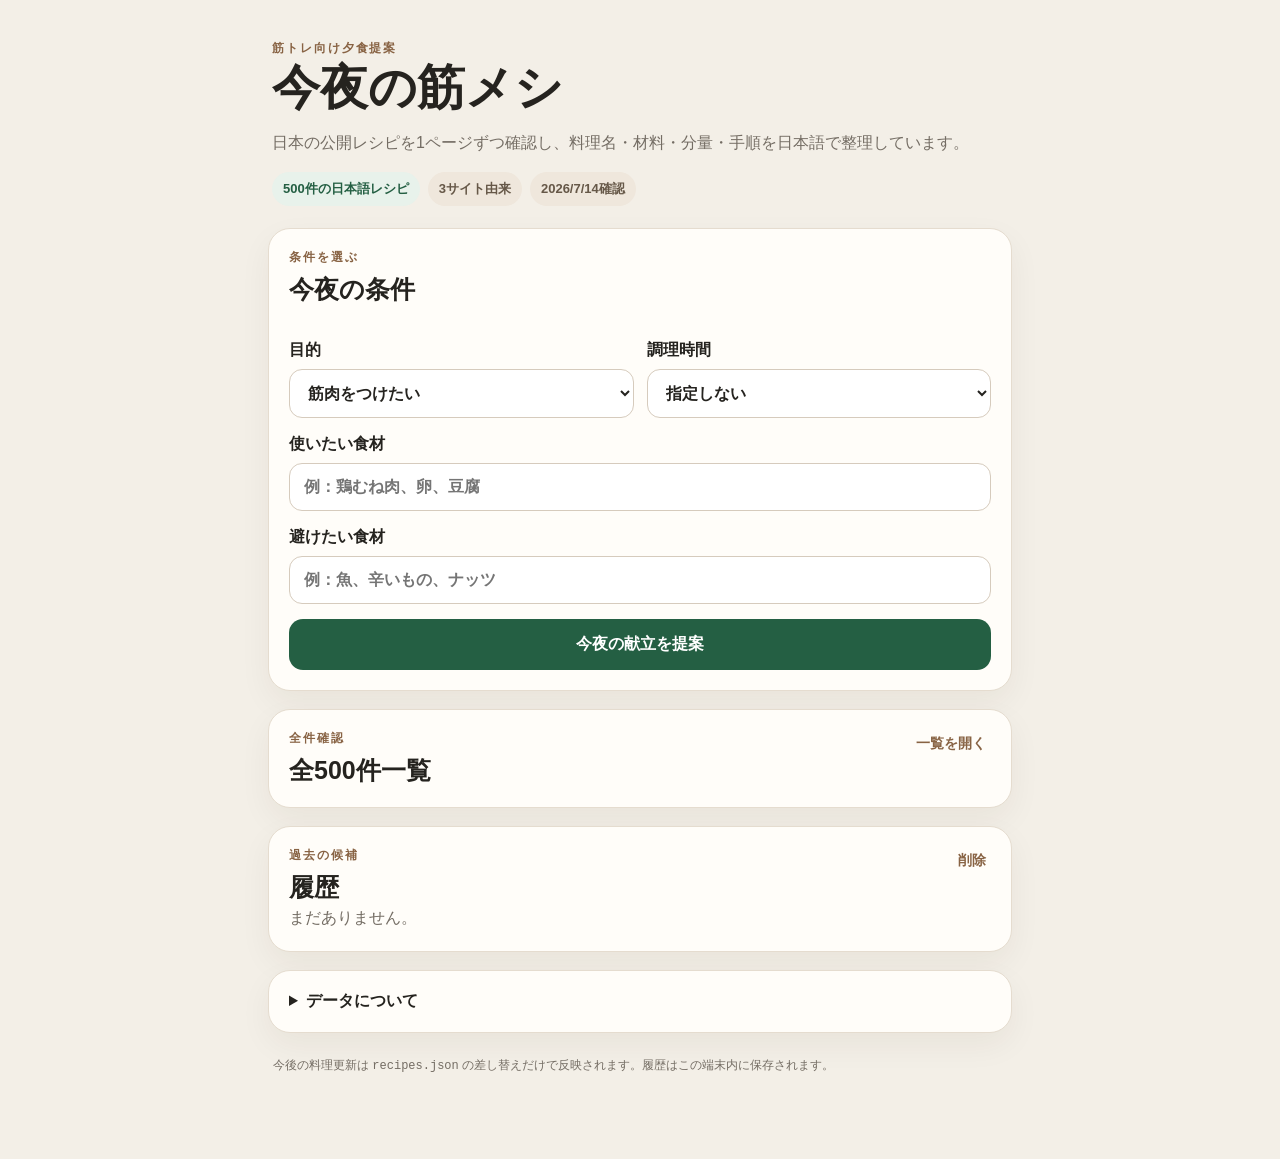
<file: index.html>
<!doctype html>
<html lang="ja">
<head>
  <meta charset="utf-8">
  <meta name="viewport" content="width=device-width,initial-scale=1,viewport-fit=cover">
  <meta name="theme-color" content="#f3efe7">
  <meta name="description" content="日本語の実在レシピ500件から筋トレ向けの夕食候補を提案するアプリ">
  <link rel="manifest" href="./manifest.json">
  <link rel="stylesheet" href="./styles.css?v=20260714-2">
  <title>今夜の筋メシ</title>
</head>
<body>
  <main class="app">
    <header class="hero">
      <p class="eyebrow">筋トレ向け夕食提案</p>
      <h1>今夜の筋メシ</h1>
      <p class="lead">
        日本の公開レシピを1ページずつ確認し、料理名・材料・分量・手順を日本語で整理しています。
      </p>

      <div class="status-row">
        <span id="recipeCount" class="status-chip">レシピを読み込み中…</span>
        <span id="sourceCount" class="status-chip secondary-chip hidden"></span>
        <span id="checkedAt" class="status-chip secondary-chip hidden"></span>
      </div>

      <div id="errorBox" class="error-box hidden" role="alert"></div>
    </header>

    <section class="card controls">
      <p class="eyebrow">条件を選ぶ</p>
      <h2>今夜の条件</h2>

      <div class="two-column">
        <label>
          目的
          <select id="goal">
            <option value="muscle">筋肉をつけたい</option>
            <option value="cut">減量したい</option>
            <option value="maintain">維持したい</option>
            <option value="any">おまかせ</option>
          </select>
        </label>

        <label>
          調理時間
          <select id="maxTime">
            <option value="any">指定しない</option>
            <option value="15">15分以内</option>
            <option value="30">30分以内</option>
            <option value="60">60分以内</option>
          </select>
        </label>
      </div>

      <label>
        使いたい食材
        <input id="includeWords" placeholder="例：鶏むね肉、卵、豆腐">
      </label>

      <label>
        避けたい食材
        <input id="excludeWords" placeholder="例：魚、辛いもの、ナッツ">
      </label>

      <button id="pickButton" class="primary full">今夜の献立を提案</button>
    </section>

    <section id="resultCard" class="card hidden" aria-live="polite">
      <div class="result-head">
        <div>
          <p class="eyebrow">今日の候補</p>
          <h2 id="mealName"></h2>
          <p id="mealMeta" class="muted"></p>
        </div>
        <span id="timeBadge" class="pill"></span>
      </div>

      <div id="goalBadges" class="badges"></div>

      <h3>材料・分量</h3>
      <ul id="ingredientList"></ul>

      <h3>簡易手順</h3>
      <ol id="stepList"></ol>

      <p class="notice">
        手順は元ページの調理内容を保ちながら短く言い換えています。
        加熱時間や火の通りは、出典ページでも確認してください。
      </p>

      <a id="sourceLink" class="source-link" target="_blank" rel="noopener noreferrer">
        元レシピを確認
      </a>
      <button id="anotherButton" class="secondary full">別の候補を見る</button>
    </section>

    <section class="card">
      <div class="section-heading">
        <div>
          <p class="eyebrow">全件確認</p>
          <h2>全500件一覧</h2>
        </div>
        <button id="toggleCatalogButton" class="text-button">一覧を開く</button>
      </div>

      <div id="catalogArea" class="hidden">
        <input id="catalogSearch" placeholder="料理名・食材・分類で検索">
        <p id="catalogCount" class="muted"></p>
        <div id="catalog"></div>
      </div>
    </section>

    <section class="card">
      <div class="section-heading">
        <div>
          <p class="eyebrow">過去の候補</p>
          <h2>履歴</h2>
        </div>
        <button id="clearHistoryButton" class="text-button">削除</button>
      </div>
      <div id="history" class="muted">まだありません。</div>
    </section>

    <details class="card">
      <summary>データについて</summary>
      <p class="muted">
        公開中の日本語レシピページをHTTPで1件ずつ確認し、到達できた500件だけを収録します。
        架空の料理や食材の組み合わせは作りません。写真は転載していません。
        たんぱく質の表示は使用食材による分類で、栄養成分の実測値ではありません。
      </p>
      <p><a href="./recipes.json" target="_blank" rel="noopener">料理データを見る</a></p>
      <p><a href="./recipes-validation.json" target="_blank" rel="noopener">500ページの確認結果を見る</a></p>
      <div id="domainList" class="domain-list"></div>
    </details>

    <footer>
      今後の料理更新は <code>recipes.json</code> の差し替えだけで反映されます。履歴はこの端末内に保存されます。
    </footer>
  </main>

  <script src="./app.js?v=20260714-2"></script>
</body>
</html>
</file>
<file: styles.css>
* { box-sizing: border-box; }

:root {
  color-scheme: light;
  --bg: #f3efe7;
  --card: #fffdf9;
  --ink: #25231f;
  --muted: #746d64;
  --line: #e5dccf;
  --green: #245f43;
  --green-soft: #e8f2eb;
  --brown: #886344;
  --error: #9d2e2e;
  --error-bg: #fff0f0;
}

html { scroll-behavior: smooth; }

body {
  margin: 0;
  background: var(--bg);
  color: var(--ink);
  font-family: -apple-system, BlinkMacSystemFont, "Segoe UI", sans-serif;
}

button, input, select { font: inherit; }

.app {
  width: min(100%, 780px);
  margin: 0 auto;
  padding: 28px 18px 60px;
}

.hero { padding: 12px 4px 4px; }

.eyebrow {
  margin: 0 0 7px;
  color: var(--brown);
  font-size: 12px;
  font-weight: 850;
  letter-spacing: .16em;
}

h1 {
  margin: 0 0 12px;
  font-size: clamp(36px, 9vw, 48px);
  line-height: 1.02;
}

h2 { margin: 0; font-size: 25px; }
h3 { margin: 24px 0 11px; }

.lead, .muted {
  color: var(--muted);
  line-height: 1.7;
}

.card {
  margin-top: 18px;
  padding: 20px;
  border: 1px solid var(--line);
  border-radius: 22px;
  background: var(--card);
  box-shadow: 0 12px 32px rgba(63, 45, 27, .055);
}

.hidden { display: none !important; }

.status-row, .badges, .domain-list {
  display: flex;
  flex-wrap: wrap;
  gap: 8px;
}

.status-chip, .pill, .badges span, .domain-list span {
  display: inline-block;
  padding: 8px 11px;
  border-radius: 999px;
  background: var(--green-soft);
  color: var(--green);
  font-size: 13px;
  font-weight: 800;
}

.secondary-chip {
  background: #efe7dc;
  color: #665848;
}

.sync-panel { margin-top: 16px; }
.progress-track {
  height: 9px;
  overflow: hidden;
  border-radius: 999px;
  background: #e4dbcf;
}
.progress-bar {
  width: 0;
  height: 100%;
  border-radius: inherit;
  background: var(--green);
  transition: width .18s ease;
}
.sync-panel p {
  margin: 8px 0 0;
  color: var(--muted);
  font-size: 13px;
}

.error-box {
  margin-top: 15px;
  padding: 13px;
  border: 1px solid #efc2c2;
  border-radius: 13px;
  background: var(--error-bg);
  color: var(--error);
  line-height: 1.55;
}

.section-heading, .result-head {
  display: flex;
  justify-content: space-between;
  align-items: flex-start;
  gap: 14px;
}

.two-column {
  display: grid;
  grid-template-columns: 1fr 1fr;
  gap: 13px;
  margin-top: 18px;
}

label {
  display: block;
  margin-top: 16px;
  font-weight: 760;
}

input, select {
  width: 100%;
  margin-top: 8px;
  padding: 14px;
  border: 1px solid #d6cbbd;
  border-radius: 13px;
  background: #fff;
  color: var(--ink);
  font-size: 16px;
}

button {
  border: 0;
  border-radius: 14px;
  padding: 15px;
  font-weight: 820;
  cursor: pointer;
}

button:disabled {
  cursor: wait;
  opacity: .65;
}

.primary {
  background: var(--green);
  color: white;
}

.secondary {
  background: #eee7dd;
  color: #393530;
}

.full {
  width: 100%;
  margin-top: 15px;
}

.text-button {
  width: auto;
  padding: 5px;
  background: transparent;
  color: var(--brown);
  font-size: 14px;
}

.pill { white-space: nowrap; }

.badges { margin: 16px 0; }

ul, ol { padding-left: 23px; }
li { margin-bottom: 9px; line-height: 1.58; }

.notice {
  padding: 13px;
  border-radius: 13px;
  background: #f7f1e8;
  color: #695b4d;
  font-size: 13px;
  line-height: 1.6;
}

.source-link {
  display: block;
  margin: 20px 0 8px;
  color: var(--green);
  font-weight: 850;
  overflow-wrap: anywhere;
}

.catalog-item {
  border-top: 1px solid #eee7de;
}

.catalog-item summary {
  display: flex;
  gap: 10px;
  align-items: flex-start;
  padding: 15px 0;
  cursor: pointer;
  list-style: none;
}

.catalog-item summary::-webkit-details-marker { display: none; }

.catalog-index {
  min-width: 38px;
  padding: 5px 7px;
  border-radius: 999px;
  background: #efe7dc;
  color: var(--brown);
  text-align: center;
  font-size: 12px;
  font-weight: 800;
}

.catalog-title strong,
.history-item strong {
  display: block;
  line-height: 1.4;
}

.catalog-title small,
.history-item small {
  display: block;
  margin-top: 4px;
  color: var(--muted);
  line-height: 1.45;
}

.catalog-body {
  padding: 0 0 20px 48px;
}

.history-item {
  padding: 14px 0;
  border-bottom: 1px solid #eee7de;
  cursor: pointer;
}

details > summary { cursor: pointer; font-weight: 800; }

footer {
  margin: 23px 5px;
  color: var(--muted);
  font-size: 12px;
  line-height: 1.6;
}

@media (max-width: 590px) {
  .two-column { grid-template-columns: 1fr; }
  .section-heading, .result-head { align-items: flex-start; }
  .catalog-body { padding-left: 0; }
}
</file>
